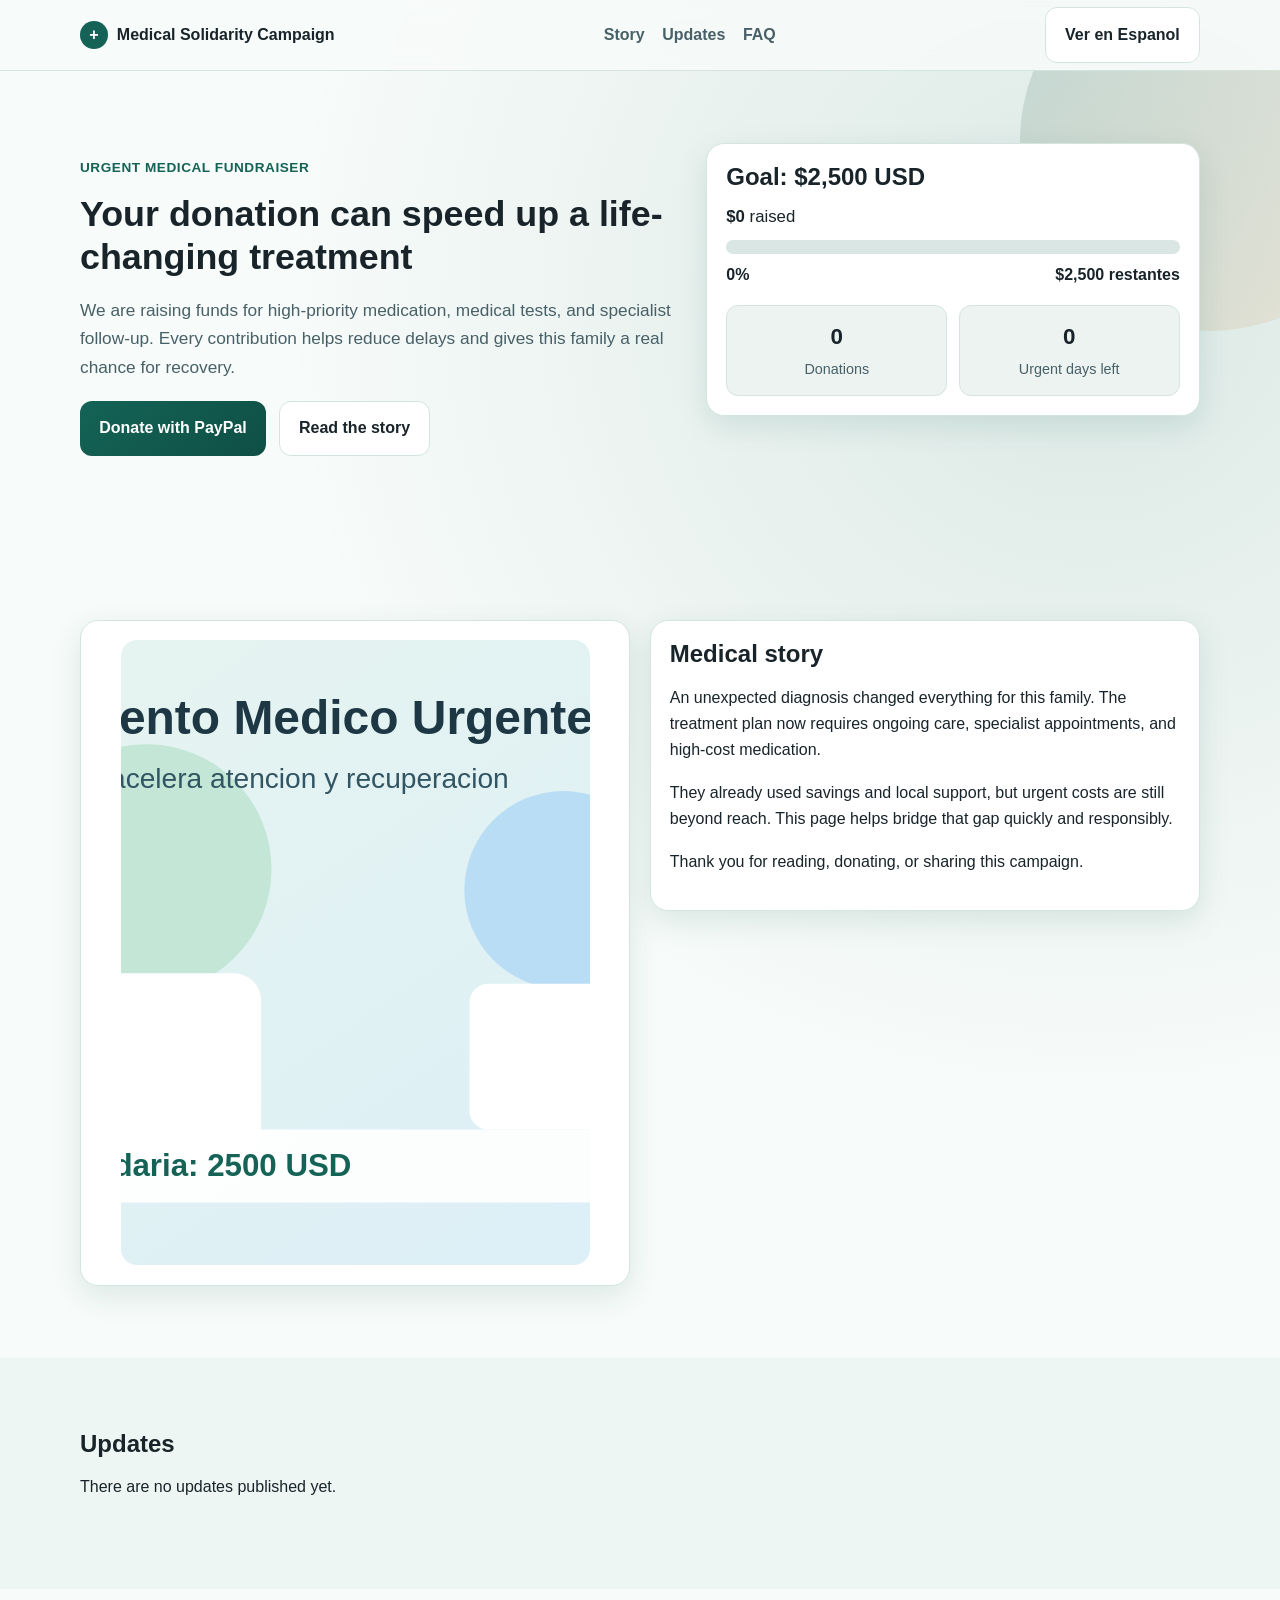
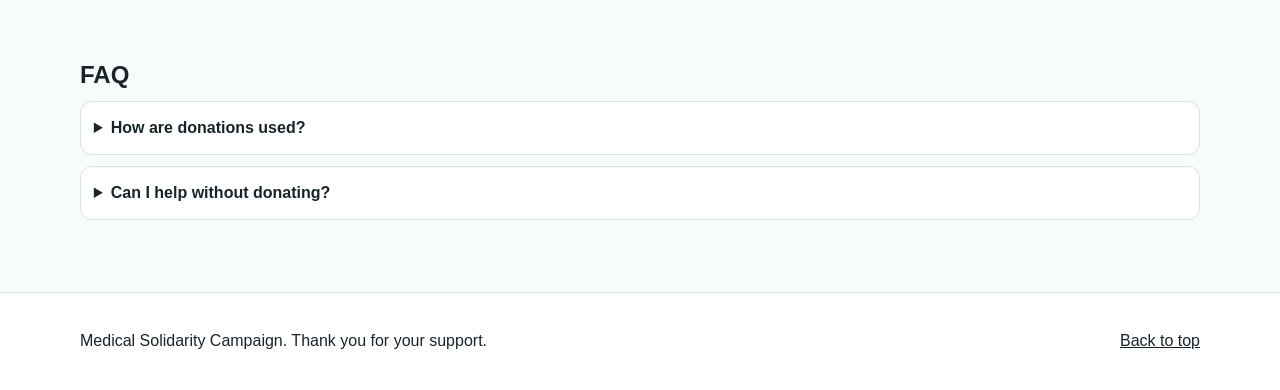
<file: en/index.html>
<!doctype html>
<html lang="en">
<head>
  <meta charset="utf-8">
  <meta http-equiv="X-UA-Compatible" content="IE=edge">
  <meta name="viewport" content="width=device-width, initial-scale=1">
  <title>Urgent Medical Help | Donate for Treatment</title>
  <meta name="description" content="Medical fundraiser to cover urgent treatment costs. Donate safely and help us reach the 2500 USD goal for scleral support devices and corneal topography consultation with travel costs.">
  <meta name="keywords" content="medical fundraiser, donate for treatment, urgent medical help, crowdfunding medical support, medical donations">
  <meta name="robots" content="index, follow">
  <link rel="canonical" href="https://jsebm.github.io/medical-donation-campaign/en/">
  <link rel="alternate" hreflang="es" href="https://jsebm.github.io/medical-donation-campaign/">
  <link rel="alternate" hreflang="en" href="https://jsebm.github.io/medical-donation-campaign/en/">
  <link rel="alternate" hreflang="x-default" href="https://jsebm.github.io/medical-donation-campaign/">
  <link rel="icon" type="image/svg+xml" href="../assets/favicon.svg">
  <meta name="theme-color" content="#146356">
  <link rel="preload" href="../style.css" as="style">
  <link rel="stylesheet" href="../style.css">
  <script defer src="../script.js"></script>
  <script>
    (function () {
      var language = (navigator.language || navigator.userLanguage || "").toLowerCase();
      if (!language.startsWith("en")) {
        window.location.replace("/medical-donation-campaign/");
      }
    })();
  </script>
</head>
<body>
  <a class="skip-link" href="#content">Skip to main content</a>

  <header class="site-header">
    <div class="container header-inner">
      <a class="brand" href="#home" aria-label="Go to top">
        <span class="brand-mark" aria-hidden="true">+</span>
        <span class="brand-text">Medical Solidarity Campaign</span>
      </a>
      <nav class="main-nav" aria-label="Main navigation">
        <a href="#story">Story</a>
        <a href="#updates">Updates</a>
        <a href="#faq">FAQ</a>
      </nav>
      <a class="btn btn-secondary" href="../">Ver en Espanol</a>
    </div>
  </header>

  <main id="content">
    <section id="home" class="hero section">
      <div class="hero-bg-shape" aria-hidden="true"></div>
      <div class="container hero-grid">
        <article class="hero-copy reveal">
          <p class="eyebrow">Urgent medical fundraiser</p>
          <h1>Your donation can speed up a life-changing treatment</h1>
          <p class="lead">We are raising funds for high-priority medication, medical tests, and specialist follow-up. Every contribution helps reduce delays and gives this family a real chance for recovery.</p>
          <div class="hero-cta-row">
            <a id="paypalDonateBtn" class="btn btn-primary" href="https://www.paypal.com/donate/?business=morenoruizjangel%40gmail.com&currency_code=USD" target="_blank" rel="noopener noreferrer">Donate with PayPal</a>
            <a class="btn btn-secondary" href="#story">Read the story</a>
          </div>
        </article>

        <aside class="donation-card reveal">
          <h2>Goal: <span>$2,500 USD</span></h2>
          <p class="raised"><strong id="raisedAmount">$0</strong> raised</p>
          <div class="progress-wrap">
            <div class="progress-track"><div id="progressBar" class="progress-bar"></div></div>
            <div class="progress-meta">
              <span id="progressPercent">0%</span>
              <span id="remainingAmount">$2,500 remaining</span>
            </div>
          </div>
          <div class="stat-grid">
            <div class="stat-item"><span id="donationCount" class="stat-number">0</span><span class="stat-label">Donations</span></div>
            <div class="stat-item"><span id="daysLeft" class="stat-number">0</span><span class="stat-label">Urgent days left</span></div>
          </div>
        </aside>
      </div>
    </section>

    <section id="story" class="section">
      <div class="container split-layout">
        <div class="media reveal">
          <img src="../assets/images/case-main.svg" alt="Main medical fundraiser case" width="900" height="600" loading="eager" decoding="async">
        </div>
        <article class="content reveal">
          <h2>Medical story</h2>
          <p>An unexpected diagnosis changed everything for this family. The treatment plan now requires ongoing care, specialist appointments, and high-cost medication.</p>
          <p>They already used savings and local support, but urgent costs are still beyond reach. This page helps bridge that gap quickly and responsibly.</p>
          <p>Thank you for reading, donating, or sharing this campaign.</p>
        </article>
      </div>
    </section>

    <section id="updates" class="section alt">
      <div class="container reveal">
        <h2>Updates</h2>
        <p>There are no updates published yet.</p>
      </div>
    </section>

    <section id="faq" class="section">
      <div class="container reveal">
        <h2>FAQ</h2>
        <details><summary>How are donations used?</summary><p>Only for treatment-related costs and urgent logistics.</p></details>
        <details><summary>Can I help without donating?</summary><p>Yes, sharing this page is a major contribution.</p></details>
      </div>
    </section>
  </main>

  <footer class="site-footer">
    <div class="container footer-grid">
      <p>Medical Solidarity Campaign. Thank you for your support.</p>
      <p><a href="#home">Back to top</a></p>
    </div>
  </footer>
</body>
</html>
</file>
<file: style.css>
:root {
  --bg: #f7fbf9;
  --bg-alt: #edf6f2;
  --surface: #ffffff;
  --text: #182429;
  --muted: #486067;
  --brand: #146356;
  --brand-strong: #0f4f45;
  --accent: #f4a259;
  --border: #d4e5de;
  --shadow: 0 10px 30px rgba(20, 99, 86, 0.12);
}

[data-theme="dark"] {
  --bg: #0f1518;
  --bg-alt: #162026;
  --surface: #1a2730;
  --text: #e9f2ef;
  --muted: #b2c7c1;
  --brand: #4dbba8;
  --brand-strong: #86d6c8;
  --accent: #ffc085;
  --border: #28414d;
  --shadow: 0 10px 30px rgba(0, 0, 0, 0.35);
}

* {
  box-sizing: border-box;
}

html {
  scroll-behavior: smooth;
}

body {
  margin: 0;
  font-family: "Trebuchet MS", "Segoe UI", sans-serif;
  background: radial-gradient(circle at 85% 15%, rgba(20, 99, 86, 0.12), transparent 40%), var(--bg);
  color: var(--text);
  line-height: 1.65;
  text-rendering: optimizeLegibility;
}

img {
  max-width: 100%;
  height: auto;
  border-radius: 16px;
}

a {
  color: inherit;
}

.container {
  width: min(1120px, 92vw);
  margin-inline: auto;
}

.section {
  padding: 4.5rem 0;
}

.alt {
  background: var(--bg-alt);
}

.skip-link {
  position: absolute;
  left: -999px;
  top: 0;
  background: var(--brand);
  color: #fff;
  padding: 0.7rem 1rem;
  border-radius: 0 0 8px 8px;
}

.skip-link:focus {
  left: 1rem;
  z-index: 1000;
}

.site-header {
  position: sticky;
  top: 0;
  z-index: 50;
  backdrop-filter: blur(8px);
  background: color-mix(in srgb, var(--bg) 85%, transparent);
  border-bottom: 1px solid var(--border);
}

.header-inner {
  display: flex;
  align-items: center;
  justify-content: space-between;
  gap: 1rem;
  min-height: 70px;
}

.brand {
  display: inline-flex;
  align-items: center;
  gap: 0.55rem;
  text-decoration: none;
  font-weight: 700;
}

.brand-mark {
  width: 28px;
  height: 28px;
  display: grid;
  place-items: center;
  border-radius: 50%;
  background: var(--brand);
  color: #fff;
}

.main-nav {
  display: flex;
  gap: 1.1rem;
}

.main-nav a {
  text-decoration: none;
  font-weight: 600;
  color: var(--muted);
}

.main-nav a:hover,
.main-nav a:focus-visible {
  color: var(--brand);
}

.theme-toggle {
  border: 1px solid var(--border);
  background: var(--surface);
  color: var(--text);
  border-radius: 999px;
  padding: 0.55rem 0.95rem;
  cursor: pointer;
}

.hero {
  position: relative;
  overflow: clip;
}

.hero-bg-shape {
  position: absolute;
  right: -120px;
  top: -120px;
  width: 380px;
  height: 380px;
  border-radius: 50%;
  background: linear-gradient(130deg, color-mix(in srgb, var(--brand) 72%, #fff), color-mix(in srgb, var(--accent) 65%, #fff));
  opacity: 0.25;
}

.hero-grid {
  display: grid;
  grid-template-columns: 1.1fr 0.9fr;
  gap: 1.4rem;
  align-items: start;
}

.eyebrow {
  color: var(--brand);
  font-weight: 700;
  letter-spacing: 0.04em;
  text-transform: uppercase;
  font-size: 0.85rem;
}

h1, h2, h3 {
  line-height: 1.2;
  margin: 0 0 0.7rem;
}

h1 {
  font-size: clamp(1.9rem, 2.8vw, 3rem);
}

.lead {
  font-size: 1.08rem;
  color: var(--muted);
}

.hero-cta-row {
  display: flex;
  flex-wrap: wrap;
  gap: 0.8rem;
  margin: 1.2rem 0;
}

.btn {
  display: inline-flex;
  align-items: center;
  justify-content: center;
  border-radius: 12px;
  text-decoration: none;
  font-weight: 700;
  padding: 0.86rem 1.2rem;
  border: none;
  cursor: pointer;
  transition: transform 180ms ease, box-shadow 180ms ease, background-color 180ms ease;
}

.btn:hover,
.btn:focus-visible {
  transform: translateY(-1px);
  box-shadow: var(--shadow);
}

.btn-primary {
  background: linear-gradient(140deg, var(--brand), var(--brand-strong));
  color: #fff;
}

.btn-secondary {
  background: var(--surface);
  border: 1px solid var(--border);
  color: var(--text);
}

.trust-note,
.small {
  color: var(--muted);
  font-size: 0.92rem;
}

.donation-card,
.card,
.content,
.media,
.share-box {
  background: var(--surface);
  border: 1px solid var(--border);
  border-radius: 18px;
  padding: 1.2rem;
  box-shadow: var(--shadow);
}

.media {
  overflow: hidden;
}

.media img {
  display: block;
  width: min(92%, 520px);
  aspect-ratio: 3 / 4;
  object-fit: cover;
  object-position: center top;
  margin-inline: auto;
}

.raised {
  margin-top: 0.4rem;
  margin-bottom: 0.6rem;
  font-size: 1.05rem;
}

.progress-track {
  background: color-mix(in srgb, var(--brand) 16%, #fff);
  border-radius: 999px;
  overflow: hidden;
  height: 14px;
}

.progress-bar {
  width: 0;
  height: 100%;
  border-radius: inherit;
  background: linear-gradient(120deg, var(--brand), var(--accent));
  transition: width 1.2s cubic-bezier(0.2, 0.8, 0.2, 1);
}

.progress-meta {
  margin-top: 0.5rem;
  display: flex;
  justify-content: space-between;
  gap: 0.5rem;
  font-weight: 600;
}

.stat-grid {
  margin-top: 1rem;
  display: grid;
  grid-template-columns: repeat(2, minmax(0, 1fr));
  gap: 0.7rem;
}

.stat-item {
  background: color-mix(in srgb, var(--brand) 8%, var(--surface));
  border: 1px solid var(--border);
  border-radius: 12px;
  padding: 0.8rem;
  text-align: center;
}

.stat-number {
  display: block;
  font-size: 1.4rem;
  font-weight: 800;
}

.stat-label {
  color: var(--muted);
  font-size: 0.9rem;
}

.split-layout {
  display: grid;
  grid-template-columns: 1fr 1fr;
  gap: 1.2rem;
  align-items: start;
}

.table-wrap {
  overflow-x: auto;
}

table {
  border-collapse: collapse;
  width: 100%;
  background: var(--surface);
}

th, td {
  border: 1px solid var(--border);
  padding: 0.7rem;
  text-align: left;
}

th {
  background: color-mix(in srgb, var(--brand) 10%, var(--surface));
}

.card-grid {
  display: grid;
  gap: 1rem;
}

.updates-grid {
  grid-template-columns: repeat(3, minmax(0, 1fr));
}

.gallery {
  display: grid;
  grid-template-columns: repeat(3, minmax(0, 1fr));
  gap: 1rem;
}

.gallery-two {
  grid-template-columns: repeat(2, minmax(0, 1fr));
  width: min(860px, 100%);
  margin-inline: auto;
}

.gallery-two figure {
  margin: 0;
  text-align: center;
}

.gallery-two img {
  display: block;
  width: 100%;
  margin-inline: auto;
  object-fit: cover;
}

figcaption {
  color: var(--muted);
  margin-top: 0.5rem;
  font-size: 0.9rem;
}

.support-form {
  display: grid;
  gap: 0.55rem;
}

input,
textarea {
  width: 100%;
  border: 1px solid var(--border);
  background: color-mix(in srgb, var(--surface) 90%, #fff);
  color: var(--text);
  border-radius: 10px;
  padding: 0.7rem;
}

input:focus-visible,
textarea:focus-visible,
button:focus-visible,
a:focus-visible,
summary:focus-visible {
  outline: 3px solid color-mix(in srgb, var(--accent) 50%, #fff);
  outline-offset: 2px;
}

.messages-list {
  list-style: none;
  margin: 0;
  padding: 0;
  display: grid;
  gap: 0.7rem;
}

.messages-list li {
  border: 1px solid var(--border);
  border-radius: 12px;
  padding: 0.75rem;
  background: color-mix(in srgb, var(--surface) 90%, var(--bg));
}

details {
  background: var(--surface);
  border: 1px solid var(--border);
  border-radius: 12px;
  padding: 0.8rem;
}

details + details {
  margin-top: 0.7rem;
}

summary {
  font-weight: 700;
  cursor: pointer;
}

.share-actions {
  display: flex;
  flex-wrap: wrap;
  gap: 0.7rem;
}

.site-footer {
  border-top: 1px solid var(--border);
  background: var(--surface);
  padding: 1.2rem 0;
}

.footer-grid {
  display: flex;
  justify-content: space-between;
  gap: 1rem;
  flex-wrap: wrap;
}

.reveal {
  opacity: 0;
  transform: translateY(20px);
  transition: opacity 700ms ease, transform 700ms ease;
}

.reveal.show {
  opacity: 1;
  transform: translateY(0);
}

@media (max-width: 980px) {
  .hero-grid,
  .split-layout,
  .updates-grid,
  .gallery {
    grid-template-columns: 1fr;
  }

  .gallery-two {
    width: 100%;
  }

  .main-nav {
    display: none;
  }

  .section {
    padding: 3.5rem 0;
  }
}

@media (prefers-reduced-motion: reduce) {
  html {
    scroll-behavior: auto;
  }

  *,
  *::before,
  *::after {
    animation: none !important;
    transition: none !important;
  }
}
</file>
